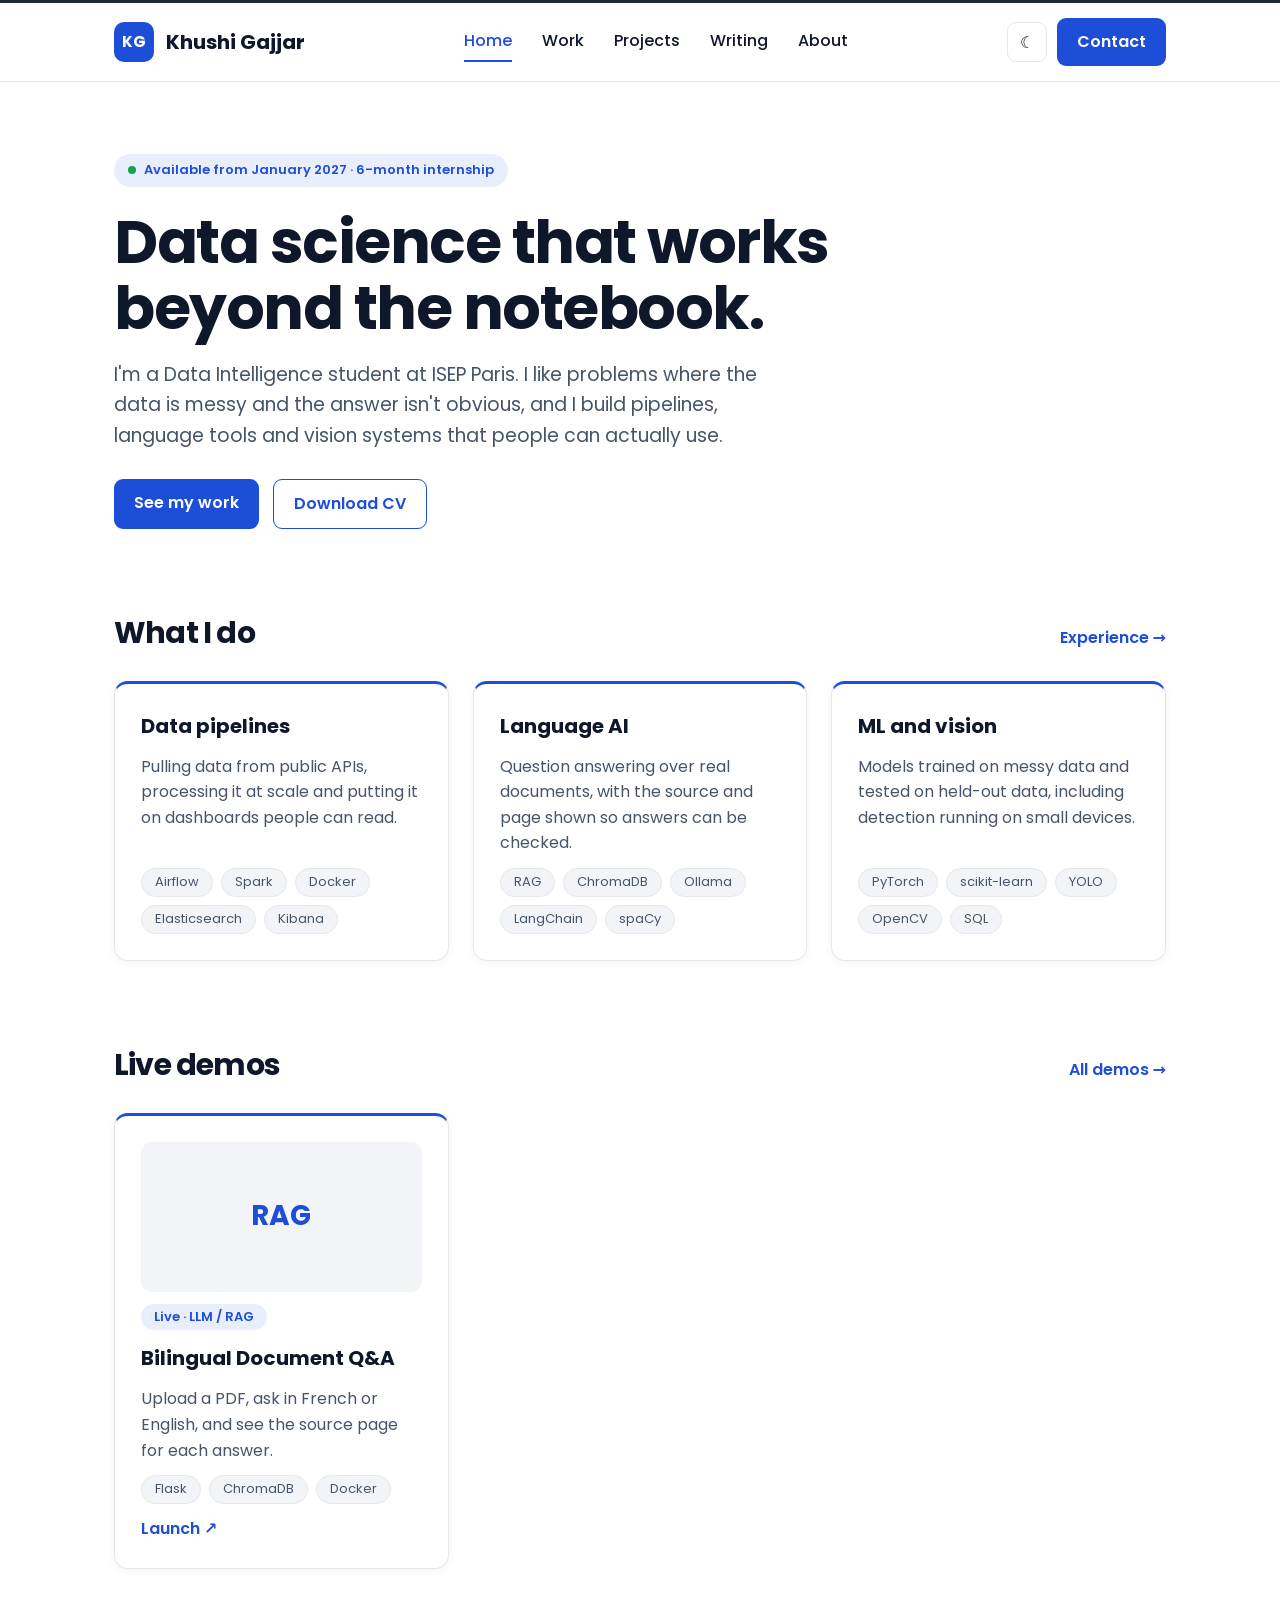
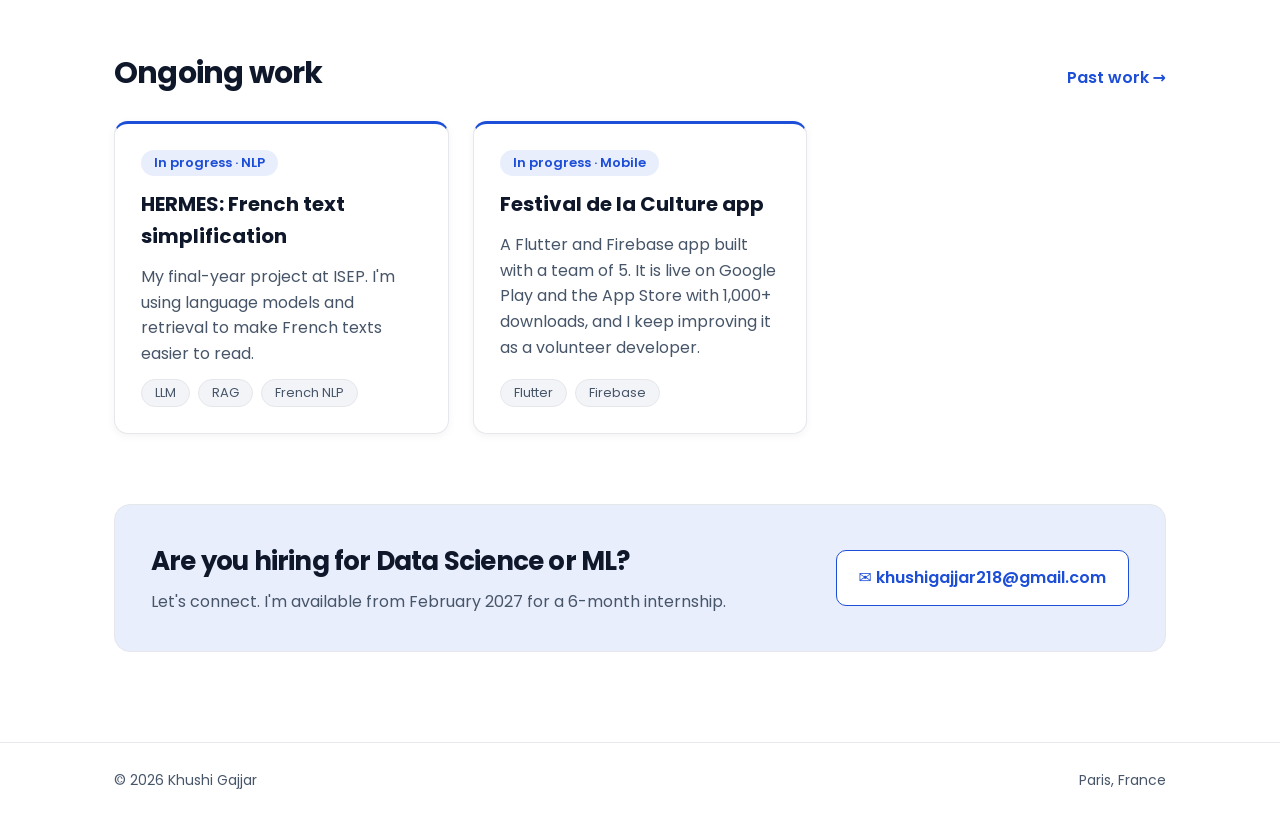
<file: index.html>
<!DOCTYPE html><html lang="en"><head><meta charset="UTF-8"><meta name="viewport" content="width=device-width,initial-scale=1"><title>Home | Khushi Gajjar</title><meta name="description" content="Khushi Gajjar, data science and AI student in Paris, building pipelines, RAG apps and edge vision systems."><link rel="preconnect" href="https://fonts.googleapis.com"><link rel="preconnect" href="https://fonts.gstatic.com" crossorigin><link href="https://fonts.googleapis.com/css2?family=Poppins:wght@400;500;600;700&display=swap" rel="stylesheet"><link rel="stylesheet" href="styles.css"></head><body>
<header><div class="wrap"><a class="brand" href="index.html"><span class="badge">KG</span>Khushi Gajjar</a><nav id="nav"><a href="index.html" class="on">Home</a><a href="work.html">Work</a><a href="projects.html">Projects</a><a href="writing.html">Writing</a><a href="about.html">About</a></nav><div class="tools"><button class="icon" id="theme" aria-label="Toggle dark mode"></button><a class="btn" href="about.html#contact">Contact</a><button class="icon menu" id="menu" aria-label="Menu" aria-expanded="false">☰</button></div></div></header>
<main><div class="wrap"><span class="avail">Available from January 2027 · 6-month internship</span>
<h1>Data science that works<br>beyond the notebook.</h1>
<p class="lede">I'm a Data Intelligence student at ISEP Paris. I like problems where the data is messy and the answer isn't obvious, and I build pipelines, language tools and vision systems that people can actually use.</p>
<div class="row"><a class="btn" href="work.html">See my work</a><a class="btn alt" href="CV_Khushi_Gajjar.pdf">Download CV</a></div>
<div class="head"><h2>What I do</h2><a href="about.html">Experience →</a></div>
<div class="grid">
<div class="card"><h3>Data pipelines</h3><p>Pulling data from public APIs, processing it at scale and putting it on dashboards people can read.</p><div class="tags"><span>Airflow</span><span>Spark</span><span>Docker</span><span>Elasticsearch</span><span>Kibana</span></div></div>
<div class="card"><h3>Language AI</h3><p>Question answering over real documents, with the source and page shown so answers can be checked.</p><div class="tags"><span>RAG</span><span>ChromaDB</span><span>Ollama</span><span>LangChain</span><span>spaCy</span></div></div>
<div class="card"><h3>ML and vision</h3><p>Models trained on messy data and tested on held-out data, including detection running on small devices.</p><div class="tags"><span>PyTorch</span><span>scikit-learn</span><span>YOLO</span><span>OpenCV</span><span>SQL</span></div></div></div><div class="head"><h2>Live demos</h2><a href="projects.html">All demos →</a></div>
<div class="grid"><div class="card"><div class="viz">RAG</div><span class="cat">Live · LLM / RAG</span><h3>Bilingual Document Q&amp;A</h3><p>Upload a PDF, ask in French or English, and see the source page for each answer.</p><div class="tags"><span>Flask</span><span>ChromaDB</span><span>Docker</span></div><a href="https://huggingface.co/spaces" target="_blank" rel="noreferrer" style="color:var(--blue);font-weight:600">Launch ↗</a></div></div>
<div class="head"><h2>Ongoing work</h2><a href="work.html">Past work →</a></div>
<div class="grid"><div class="card"><span class="cat">In progress · NLP</span><h3>HERMES: French text simplification</h3><p>My final-year project at ISEP. I'm using language models and retrieval to make French texts easier to read.</p><div class="tags"><span>LLM</span><span>RAG</span><span>French NLP</span></div></div>
<div class="card"><span class="cat">In progress · Mobile</span><h3>Festival de la Culture app</h3><p>A Flutter and Firebase app built with a team of 5. It is live on Google Play and the App Store with 1,000+ downloads, and I keep improving it as a volunteer developer.</p><div class="tags"><span>Flutter</span><span>Firebase</span></div></div></div>
<div class="hire"><div><h2>Are you hiring for Data Science or ML?</h2><p>Let's connect. I'm available from February 2027 for a 6-month internship.</p></div><a class="mail" href="mailto:khushigajjar218@gmail.com">✉ khushigajjar218@gmail.com</a></div></div></main>
<footer><div class="wrap"><span>© <span id="y"></span> Khushi Gajjar</span><span>Paris, France</span></div></footer><script src="script.js"></script></body></html>
</file>
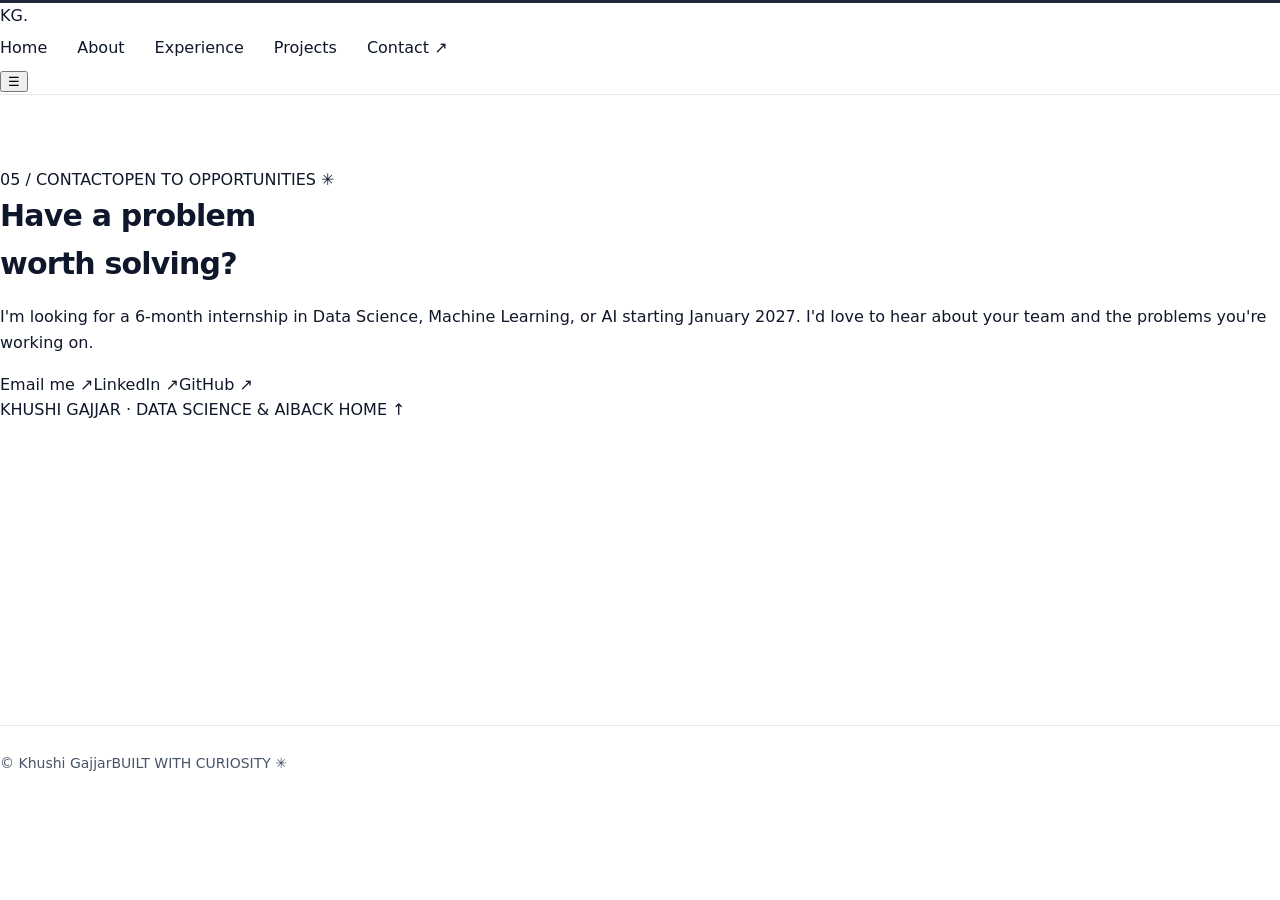
<file: contact.html>
<!DOCTYPE html>
<html lang="en">
<head>
  <meta charset="UTF-8" />
  <meta name="viewport" content="width=device-width, initial-scale=1.0" />
  <meta name="description" content="Khushi Gajjar — Data Science and AI portfolio. Machine learning, NLP, GenAI, and practical AI applications." />
  <meta name="theme-color" content="#f7f7f4" />
  <title>Khushi Gajjar | Contact</title>
  <link rel="preconnect" href="https://fonts.googleapis.com">
  <link rel="preconnect" href="https://fonts.gstatic.com" crossorigin>
  <link href="https://fonts.googleapis.com/css2?family=DM+Mono:wght@400;500&family=Manrope:wght@400;500;600;700;800&display=swap" rel="stylesheet">
  <link rel="stylesheet" href="styles.css" />
</head>
<body>
  <div class="page-shell">
    <header class="topbar">
      <a class="wordmark" href="index.html" aria-label="Khushi Gajjar home">KG<span>.</span></a>
      <nav class="nav" id="nav">
        <a href="index.html">Home</a>
        <a href="about.html">About</a>
        <a href="experience.html">Experience</a>
        <a href="projects.html">Projects</a>
        <a class="nav-contact active" href="contact.html">Contact <span>↗</span></a>
      </nav>
      <button class="menu-toggle" id="menuToggle" aria-label="Toggle navigation" aria-expanded="false">☰</button>
    </header>
    <main>
      <section class="contact-section" id="contact">
        <div class="contact-top"><span class="section-kicker">05 / CONTACT</span><span class="contact-stamp">OPEN TO OPPORTUNITIES <b>✳</b></span></div>
        <h2>Have a problem<br>worth <span class="serif-accent">solving?</span></h2>
        <p>I'm looking for a 6-month internship in Data Science, Machine Learning, or AI starting January 2027. I'd love to hear about your team and the problems you're working on.</p>
        <div class="contact-actions"><a class="button button-light" href="mailto:YOUR_EMAIL@example.com">Email me <span>↗</span></a><a class="contact-link" href="https://www.linkedin.com/" target="_blank" rel="noreferrer">LinkedIn ↗</a><a class="contact-link" href="https://github.com/" target="_blank" rel="noreferrer">GitHub ↗</a></div>
        <div class="contact-bottom"><span>KHUSHI GAJJAR · DATA SCIENCE & AI</span><a href="index.html">BACK HOME ↑</a></div>
      </section>
    </main>
    <footer><span>© <span id="year"></span> Khushi Gajjar</span><span>BUILT WITH CURIOSITY <b>✳</b></span></footer>
  </div>
  <script src="script.js"></script>
</body>
</html>
</file>
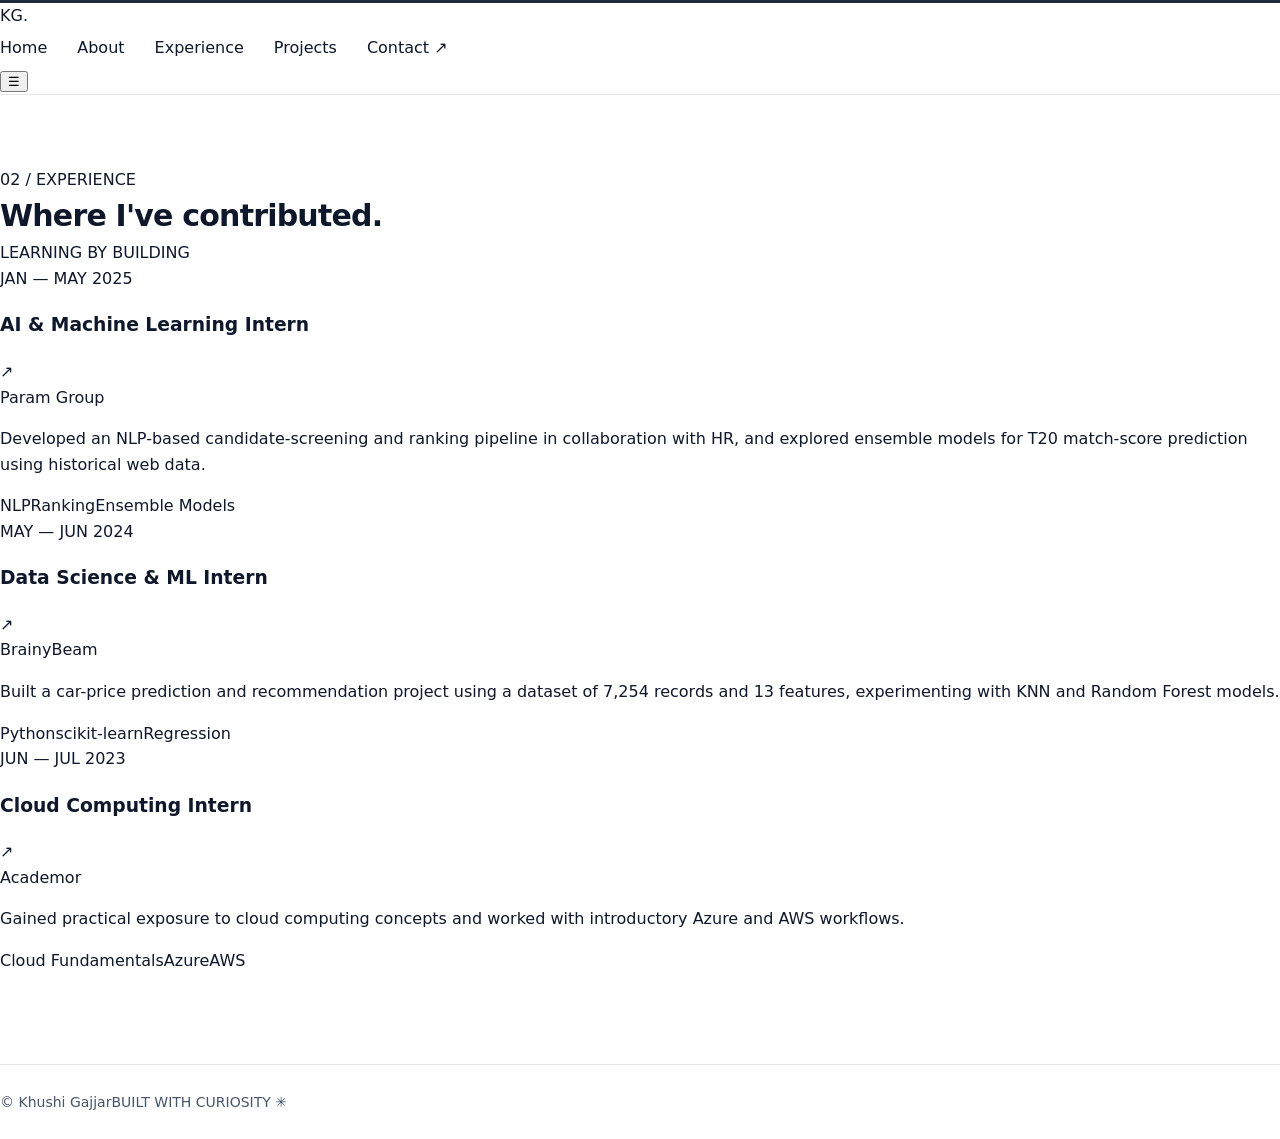
<file: experience.html>
<!DOCTYPE html>
<html lang="en">
<head>
  <meta charset="UTF-8" />
  <meta name="viewport" content="width=device-width, initial-scale=1.0" />
  <meta name="description" content="Khushi Gajjar — Data Science and AI portfolio. Machine learning, NLP, GenAI, and practical AI applications." />
  <meta name="theme-color" content="#f7f7f4" />
  <title>Khushi Gajjar | Experience</title>
  <link rel="preconnect" href="https://fonts.googleapis.com">
  <link rel="preconnect" href="https://fonts.gstatic.com" crossorigin>
  <link href="https://fonts.googleapis.com/css2?family=DM+Mono:wght@400;500&family=Manrope:wght@400;500;600;700;800&display=swap" rel="stylesheet">
  <link rel="stylesheet" href="styles.css" />
</head>
<body>
  <div class="page-shell">
    <header class="topbar">
      <a class="wordmark" href="index.html" aria-label="Khushi Gajjar home">KG<span>.</span></a>
      <nav class="nav" id="nav">
        <a href="index.html">Home</a>
        <a href="about.html">About</a>
        <a href="experience.html" class="active">Experience</a>
        <a href="projects.html">Projects</a>
        <a class="nav-contact" href="contact.html">Contact <span>↗</span></a>
      </nav>
      <button class="menu-toggle" id="menuToggle" aria-label="Toggle navigation" aria-expanded="false">☰</button>
    </header>
    <main>
      <section class="section experience-section" id="experience">
        <div class="section-heading row-heading">
          <div><span class="section-kicker">02 / EXPERIENCE</span><h2>Where I've <span class="serif-accent">contributed.</span></h2></div>
          <span class="side-note">LEARNING BY BUILDING</span>
        </div>
        <div class="timeline">
          <article class="timeline-item">
            <div class="timeline-date">JAN — MAY 2025</div>
            <div class="timeline-main">
              <div class="timeline-title"><h3>AI & Machine Learning Intern</h3><span class="timeline-arrow">↗</span></div>
              <div class="company">Param Group</div>
              <p>Developed an NLP-based candidate-screening and ranking pipeline in collaboration with HR, and explored ensemble models for T20 match-score prediction using historical web data.</p>
              <div class="tag-row"><span>NLP</span><span>Ranking</span><span>Ensemble Models</span></div>
            </div>
          </article>
          <article class="timeline-item">
            <div class="timeline-date">MAY — JUN 2024</div>
            <div class="timeline-main">
              <div class="timeline-title"><h3>Data Science & ML Intern</h3><span class="timeline-arrow">↗</span></div>
              <div class="company">BrainyBeam</div>
              <p>Built a car-price prediction and recommendation project using a dataset of 7,254 records and 13 features, experimenting with KNN and Random Forest models.</p>
              <div class="tag-row"><span>Python</span><span>scikit-learn</span><span>Regression</span></div>
            </div>
          </article>
          <article class="timeline-item">
            <div class="timeline-date">JUN — JUL 2023</div>
            <div class="timeline-main">
              <div class="timeline-title"><h3>Cloud Computing Intern</h3><span class="timeline-arrow">↗</span></div>
              <div class="company">Academor</div>
              <p>Gained practical exposure to cloud computing concepts and worked with introductory Azure and AWS workflows.</p>
              <div class="tag-row"><span>Cloud Fundamentals</span><span>Azure</span><span>AWS</span></div>
            </div>
          </article>
        </div>
      </section>
    </main>
    <footer><span>© <span id="year"></span> Khushi Gajjar</span><span>BUILT WITH CURIOSITY <b>✳</b></span></footer>
  </div>
  <script src="script.js"></script>
</body>
</html>
</file>
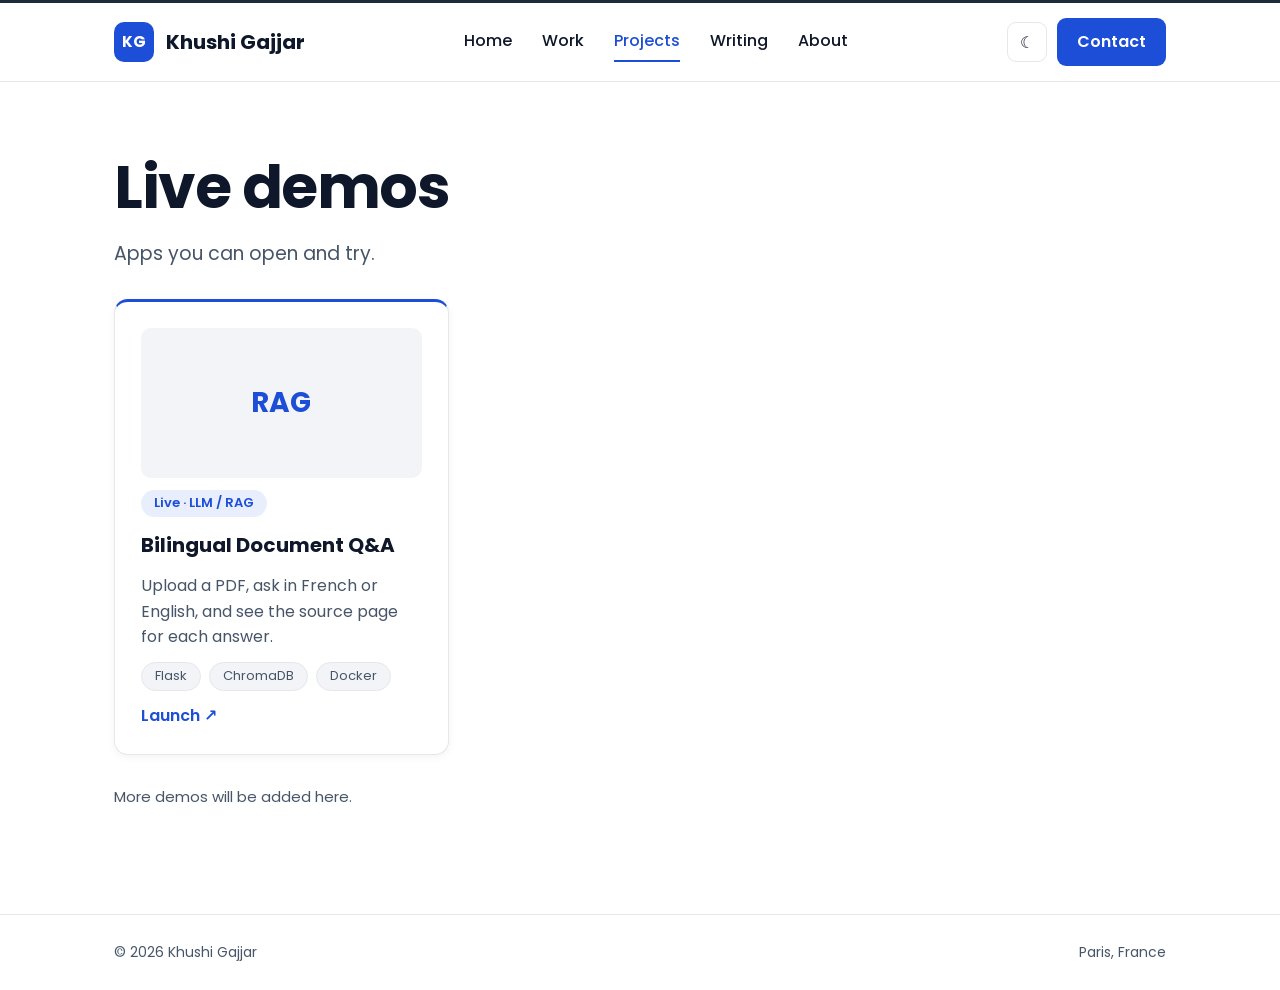
<file: projects.html>
<!DOCTYPE html><html lang="en"><head><meta charset="UTF-8"><meta name="viewport" content="width=device-width,initial-scale=1"><title>Projects | Khushi Gajjar</title><meta name="description" content="Khushi Gajjar, data science and AI student in Paris, building pipelines, RAG apps and edge vision systems."><link rel="preconnect" href="https://fonts.googleapis.com"><link rel="preconnect" href="https://fonts.gstatic.com" crossorigin><link href="https://fonts.googleapis.com/css2?family=Poppins:wght@400;500;600;700&display=swap" rel="stylesheet"><link rel="stylesheet" href="styles.css"></head><body>
<header><div class="wrap"><a class="brand" href="index.html"><span class="badge">KG</span>Khushi Gajjar</a><nav id="nav"><a href="index.html">Home</a><a href="work.html">Work</a><a href="projects.html" class="on">Projects</a><a href="writing.html">Writing</a><a href="about.html">About</a></nav><div class="tools"><button class="icon" id="theme" aria-label="Toggle dark mode"></button><a class="btn" href="about.html#contact">Contact</a><button class="icon menu" id="menu" aria-label="Menu" aria-expanded="false">☰</button></div></div></header>
<main><div class="wrap"><h1>Live demos</h1><p class="lede">Apps you can open and try.</p><div class="grid demo"><div class="card"><div class="viz">RAG</div><span class="cat">Live · LLM / RAG</span><h3>Bilingual Document Q&amp;A</h3><p>Upload a PDF, ask in French or English, and see the source page for each answer.</p><div class="tags"><span>Flask</span><span>ChromaDB</span><span>Docker</span></div><a href="https://huggingface.co/spaces" target="_blank" rel="noreferrer" style="color:var(--blue);font-weight:600">Launch ↗</a></div></div>
<p class="lede" style="font-size:15px;margin-top:30px">More demos will be added here.</p></div></main>
<footer><div class="wrap"><span>© <span id="y"></span> Khushi Gajjar</span><span>Paris, France</span></div></footer><script src="script.js"></script></body></html>
</file>
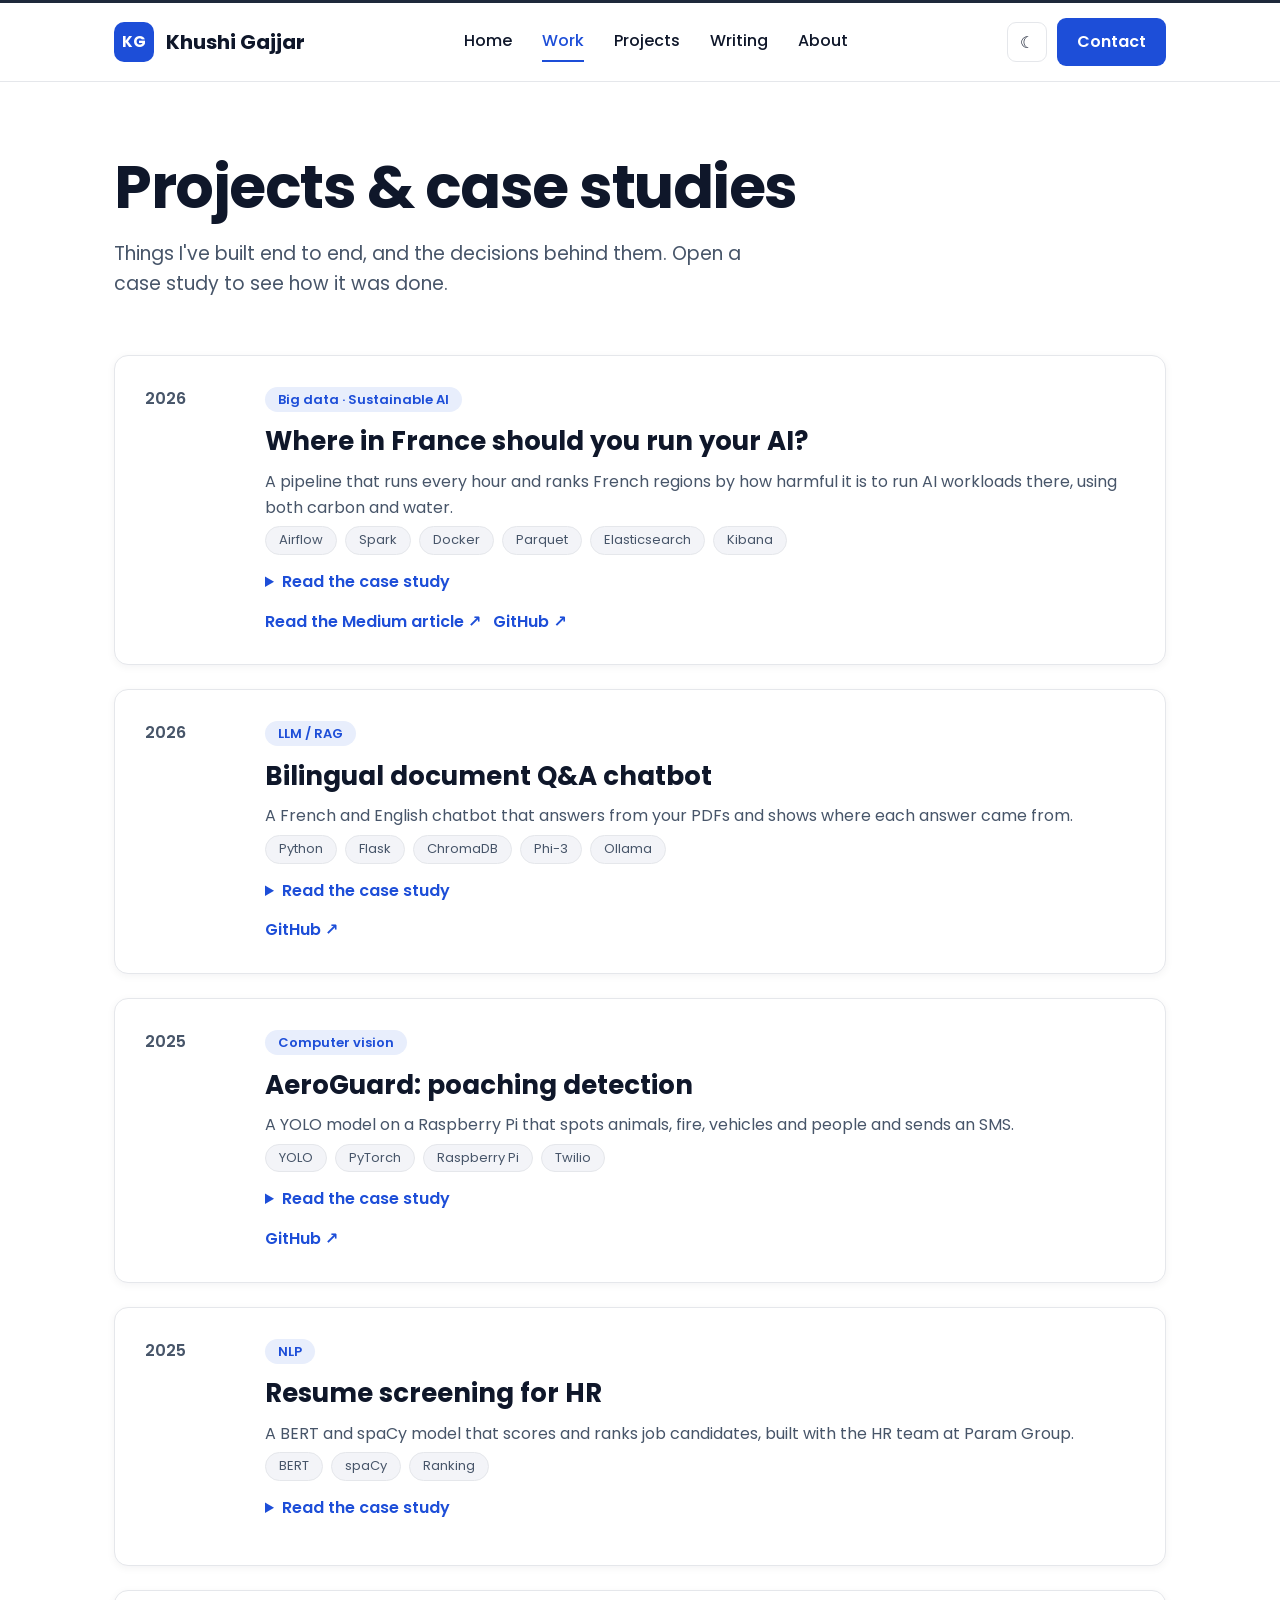
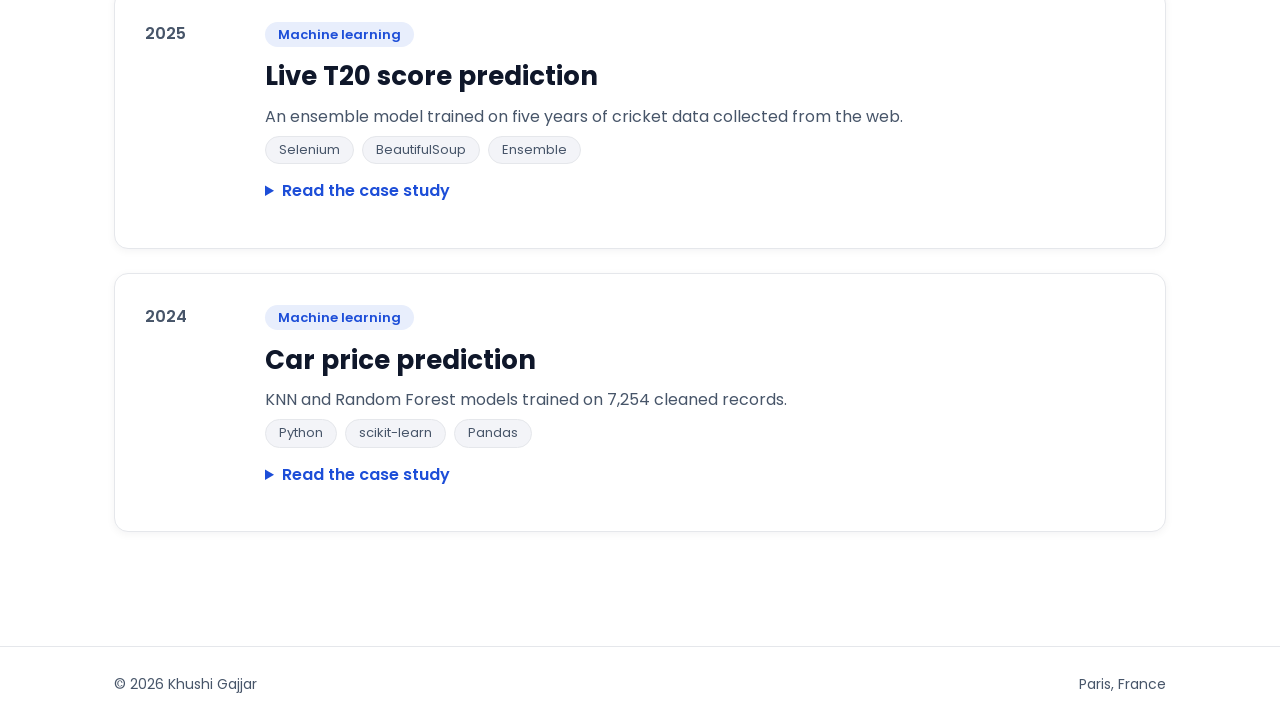
<file: work.html>
<!DOCTYPE html><html lang="en"><head><meta charset="UTF-8"><meta name="viewport" content="width=device-width,initial-scale=1"><title>Work | Khushi Gajjar</title><meta name="description" content="Khushi Gajjar, data science and AI student in Paris, building pipelines, RAG apps and edge vision systems."><link rel="preconnect" href="https://fonts.googleapis.com"><link rel="preconnect" href="https://fonts.gstatic.com" crossorigin><link href="https://fonts.googleapis.com/css2?family=Poppins:wght@400;500;600;700&display=swap" rel="stylesheet"><link rel="stylesheet" href="styles.css"></head><body>
<header><div class="wrap"><a class="brand" href="index.html"><span class="badge">KG</span>Khushi Gajjar</a><nav id="nav"><a href="index.html">Home</a><a href="work.html" class="on">Work</a><a href="projects.html">Projects</a><a href="writing.html">Writing</a><a href="about.html">About</a></nav><div class="tools"><button class="icon" id="theme" aria-label="Toggle dark mode"></button><a class="btn" href="about.html#contact">Contact</a><button class="icon menu" id="menu" aria-label="Menu" aria-expanded="false">☰</button></div></div></header>
<main><div class="wrap"><h1>Projects &amp; case studies</h1><p class="lede">Things I've built end to end, and the decisions behind them. Open a case study to see how it was done.</p><div style="height:36px"></div>
<article class="case"><div class="yr">2026</div><div><span class="cat">Big data · Sustainable AI</span><h3>Where in France should you run your AI?</h3><p>A pipeline that runs every hour and ranks French regions by how harmful it is to run AI workloads there, using both carbon and water.</p><div class="tags"><span>Airflow</span><span>Spark</span><span>Docker</span><span>Parquet</span><span>Elasticsearch</span><span>Kibana</span></div><details><summary>Read the case study</summary>
<p><b>The problem.</b> Data centres use electricity, and they also use a lot of water for cooling. France's grid is clean everywhere, so electricity data alone cannot tell two regions apart. Water stress changes by region and by season.</p>
<p><b>The data.</b> Two live APIs. Electricity Maps gives the carbon intensity of the French grid every hour (typically 14–19 gCO₂/kWh, against 400+ in Germany or Poland). Hub'eau, the official French hydrology platform, gives river flow in litres per second at 5 gauging stations, one per region, which I used as a proxy for water availability.</p>
<p><b>The architecture.</b> A 7-task Airflow DAG, run in Docker, moves data through four datalake layers: raw, formatted, usage and exposition. Spark turns the raw JSON into Parquet, computes the scores, and loads them into Elasticsearch for Kibana dashboards.</p>
<p><b>The Sustainability Guardrail.</b> A score that combines an energy stress (carbon intensity against France's historical average) with a water stress (river flow against thresholds from research on ecological minimum flows).</p>
<p><b>Result.</b> The Garonne near Bordeaux flows at over 20,000 L/s, about 17 times more than the rivers monitored near Paris or Lyon, which flips the regional ranking. Nouvelle-Aquitaine and Occitanie come out as better places for water-cooled data centres than the Paris basin. Because the pipeline runs hourly, the ranking can change, for example in a dry summer.</p></details><a class="lnk" href="https://medium.com/" target="_blank" rel="noreferrer">Read the Medium article ↗</a> &nbsp; <a class="lnk" href="https://github.com/khushigajjar" target="_blank" rel="noreferrer">GitHub ↗</a></div></article>
<article class="case"><div class="yr">2026</div><div><span class="cat">LLM / RAG</span><h3>Bilingual document Q&amp;A chatbot</h3><p>A French and English chatbot that answers from your PDFs and shows where each answer came from.</p><div class="tags"><span>Python</span><span>Flask</span><span>ChromaDB</span><span>Phi-3</span><span>Ollama</span></div><details><summary>Read the case study</summary><p><b>The problem.</b> Chatbots can sound sure and still be wrong. For documents, people need to check the answer against the page.</p><p><b>What I built.</b> Python and Flask app using Sentence-Transformers and ChromaDB to find passages, with a local Phi-3 model through Ollama writing the answer. Each answer returns the source file and page. Users can upload new PDFs without rebuilding the app.</p><p><b>Result.</b> Answers take about 3 seconds. There is a live demo on Hugging Face Spaces, and the Flask API runs in Docker.</p></details><a class="lnk" href="https://github.com/khushigajjar" target="_blank" rel="noreferrer">GitHub ↗</a></div></article>
<article class="case"><div class="yr">2025</div><div><span class="cat">Computer vision</span><h3>AeroGuard: poaching detection</h3><p>A YOLO model on a Raspberry Pi that spots animals, fire, vehicles and people and sends an SMS.</p><div class="tags"><span>YOLO</span><span>PyTorch</span><span>Raspberry Pi</span><span>Twilio</span></div><details><summary>Read the case study</summary><p><b>The problem.</b> Remote areas need fast warnings, and there is no powerful server nearby to run detection.</p><p><b>What I built.</b> A YOLO/PyTorch detector running on a Raspberry Pi 4, connected to Twilio so a detection triggers a text message.</p><p><b>Result.</b> 92% mAP, with SMS alerts sent in under 2 seconds.</p></details><a class="lnk" href="https://github.com/khushigajjar" target="_blank" rel="noreferrer">GitHub ↗</a></div></article>
<article class="case"><div class="yr">2025</div><div><span class="cat">NLP</span><h3>Resume screening for HR</h3><p>A BERT and spaCy model that scores and ranks job candidates, built with the HR team at Param Group.</p><div class="tags"><span>BERT</span><span>spaCy</span><span>Ranking</span></div><details><summary>Read the case study</summary><p><b>The problem.</b> HR had many resumes to read, and a score is only useful if people know how it was made.</p><p><b>What I built.</b> A BERT/spaCy model that scores and ranks candidates from resume data. I then walked HR through how the scores are produced and where they should not be trusted.</p><p><b>Result.</b> HR received a ranking they could understand and question.</p></details></div></article>
<article class="case"><div class="yr">2025</div><div><span class="cat">Machine learning</span><h3>Live T20 score prediction</h3><p>An ensemble model trained on five years of cricket data collected from the web.</p><div class="tags"><span>Selenium</span><span>BeautifulSoup</span><span>Ensemble</span></div><details><summary>Read the case study</summary><p><b>The problem.</b> The data came from inconsistent web sources, so it had to be cleaned before any model could learn from it.</p><p><b>What I built.</b> Scraped with Selenium and BeautifulSoup, cleaned a five-year dataset, built features, and trained an ensemble model.</p><p><b>Result.</b> 89% accuracy for live score prediction.</p></details></div></article>
<article class="case"><div class="yr">2024</div><div><span class="cat">Machine learning</span><h3>Car price prediction</h3><p>KNN and Random Forest models trained on 7,254 cleaned records.</p><div class="tags"><span>Python</span><span>scikit-learn</span><span>Pandas</span></div><details><summary>Read the case study</summary><p><b>The problem.</b> Raw listing data was inconsistent, so prices could not be predicted reliably.</p><p><b>What I built.</b> Cleaned 7,254 raw records, built 13 features, and compared KNN with Random Forest.</p><p><b>Result.</b> R² of 0.92 on held-out data.</p></details></div></article></div></main>
<footer><div class="wrap"><span>© <span id="y"></span> Khushi Gajjar</span><span>Paris, France</span></div></footer><script src="script.js"></script></body></html>
</file>
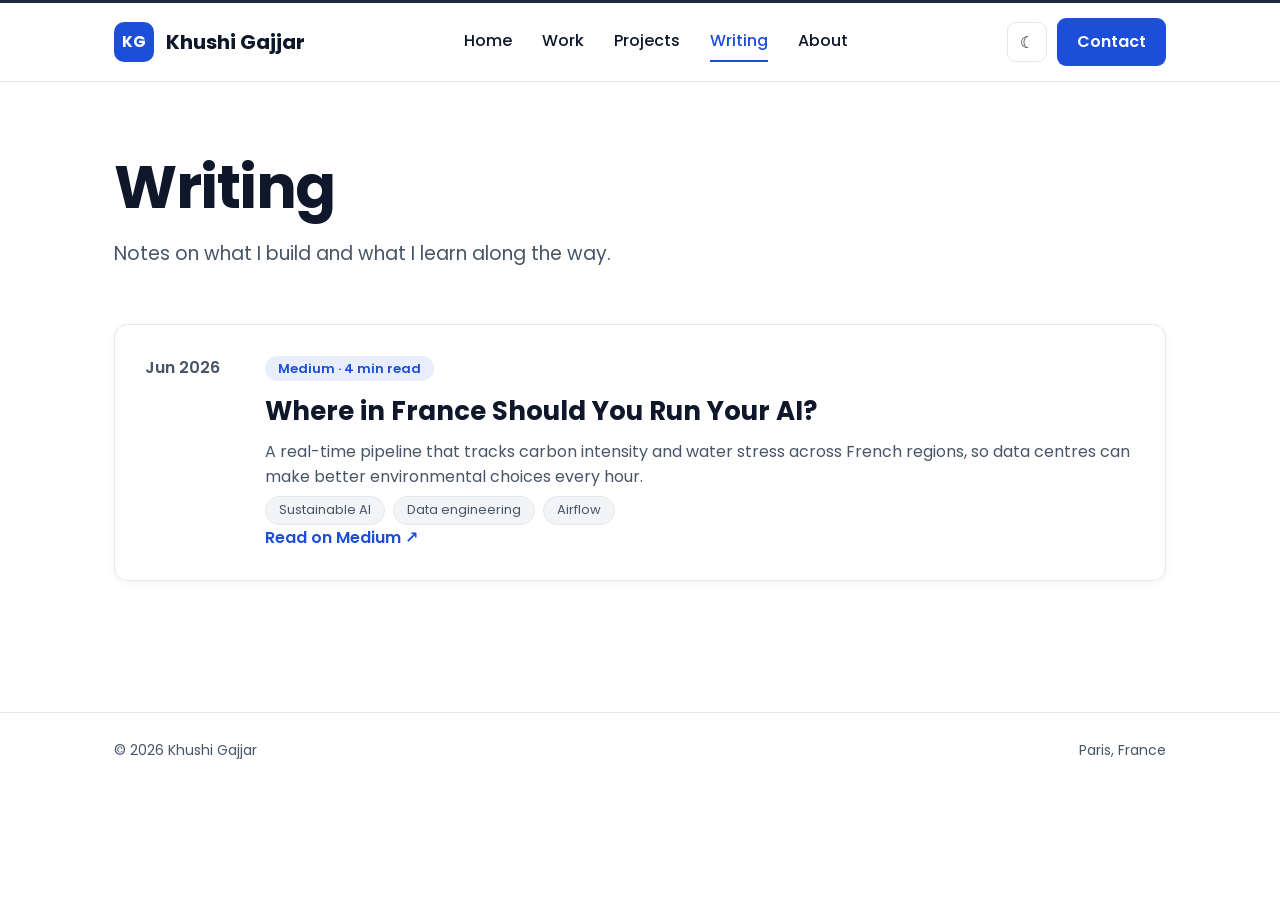
<file: writing.html>
<!DOCTYPE html><html lang="en"><head><meta charset="UTF-8"><meta name="viewport" content="width=device-width,initial-scale=1"><title>Writing | Khushi Gajjar</title><meta name="description" content="Khushi Gajjar, data science and AI student in Paris, building pipelines, RAG apps and edge vision systems."><link rel="preconnect" href="https://fonts.googleapis.com"><link rel="preconnect" href="https://fonts.gstatic.com" crossorigin><link href="https://fonts.googleapis.com/css2?family=Poppins:wght@400;500;600;700&display=swap" rel="stylesheet"><link rel="stylesheet" href="styles.css"></head><body>
<header><div class="wrap"><a class="brand" href="index.html"><span class="badge">KG</span>Khushi Gajjar</a><nav id="nav"><a href="index.html">Home</a><a href="work.html">Work</a><a href="projects.html">Projects</a><a href="writing.html" class="on">Writing</a><a href="about.html">About</a></nav><div class="tools"><button class="icon" id="theme" aria-label="Toggle dark mode"></button><a class="btn" href="about.html#contact">Contact</a><button class="icon menu" id="menu" aria-label="Menu" aria-expanded="false">☰</button></div></div></header>
<main><div class="wrap"><h1>Writing</h1><p class="lede">Notes on what I build and what I learn along the way.</p><div style="height:36px"></div>
<article class="case"><div class="yr">Jun 2026</div><div><span class="cat">Medium · 4 min read</span><h3>Where in France Should You Run Your AI?</h3><p>A real-time pipeline that tracks carbon intensity and water stress across French regions, so data centres can make better environmental choices every hour.</p><div class="tags"><span>Sustainable AI</span><span>Data engineering</span><span>Airflow</span></div><a class="lnk" href="https://medium.com/" target="_blank" rel="noreferrer">Read on Medium ↗</a></div></article></div></main>
<footer><div class="wrap"><span>© <span id="y"></span> Khushi Gajjar</span><span>Paris, France</span></div></footer><script src="script.js"></script></body></html>
</file>
<file: styles.css>
:root{--bg:#fff;--card:#fff;--ink:#0f172a;--mut:#475569;--line:#e5e7eb;--pill:#f3f4f8;--blue:#1d4ed8;--soft:#e8eefc}
[data-theme=dark]{--bg:#0b1020;--card:#121933;--ink:#f1f5f9;--mut:#a5b0c5;--line:#222c4d;--pill:#1a2342;--blue:#6d93ff;--soft:#1b2750}
*{box-sizing:border-box}html{scroll-behavior:smooth}
body{margin:0;background:var(--bg);color:var(--ink);font:16px/1.6 Poppins,system-ui,sans-serif;border-top:3px solid #1e293b}
a{color:inherit;text-decoration:none}.wrap{max-width:1100px;margin:auto;padding:0 24px}
header{border-bottom:1px solid var(--line)}header .wrap{display:flex;align-items:center;justify-content:space-between;height:78px;gap:16px}
.brand{display:flex;align-items:center;gap:12px;font-weight:700;font-size:20px}.badge{background:var(--blue);color:#fff;border-radius:10px;width:40px;height:40px;display:grid;place-items:center;font-size:15px}
nav{display:flex;gap:30px;font-weight:500}nav a{padding:6px 0;border-bottom:2px solid transparent}nav a.on{color:var(--blue);border-color:var(--blue)}
.tools{display:flex;gap:10px;align-items:center}.icon{width:40px;height:40px;border:1px solid var(--line);background:var(--card);color:var(--ink);border-radius:9px;cursor:pointer;font-size:16px}
.btn{background:var(--blue);color:#fff;padding:11px 20px;border-radius:9px;font-weight:600}.btn.alt{background:none;color:var(--blue);border:1px solid var(--blue)}
.menu{display:none}
main{min-height:70vh;padding:72px 0 90px}h1{font-size:clamp(34px,5.5vw,60px);line-height:1.1;margin:0 0 18px;letter-spacing:-1.5px}
h2{font-size:30px;margin:0;letter-spacing:-.8px}.lede{color:var(--mut);font-size:19px;max-width:660px}
.avail{display:inline-flex;gap:8px;align-items:center;background:var(--soft);color:var(--blue);padding:6px 14px;border-radius:99px;font-size:13px;font-weight:600;margin-bottom:22px}.avail:before{content:"";width:8px;height:8px;border-radius:50%;background:#16a34a}
.row{display:flex;gap:14px;flex-wrap:wrap;margin-top:28px}
.head{display:flex;justify-content:space-between;align-items:baseline;margin:80px 0 24px}.head a{color:var(--blue);font-weight:600}
.grid{display:grid;grid-template-columns:repeat(3,1fr);gap:24px}
.card{background:var(--card);border:1px solid var(--line);border-top:3px solid var(--blue);border-radius:14px;padding:26px;box-shadow:0 2px 8px rgba(15,23,42,.05);display:flex;flex-direction:column;gap:12px}
.card h3{margin:0;font-size:20px}.card p{margin:0;color:var(--mut)}.tags{display:flex;flex-wrap:wrap;gap:8px;margin-top:auto}
.tags span,.cat{background:var(--pill);border:1px solid var(--line);padding:3px 13px;border-radius:99px;font-size:13px;color:var(--mut)}.cat{background:var(--soft);color:var(--blue);border:0;font-weight:600;width:fit-content}
.case{display:grid;grid-template-columns:100px 1fr;gap:20px;border-top:3px solid var(--line);margin-bottom:24px}.case{border:1px solid var(--line);border-radius:14px;padding:30px;background:var(--card);box-shadow:0 2px 8px rgba(15,23,42,.05)}
.case .yr{font-weight:600;color:var(--mut)}.case h3{font-size:26px;margin:10px 0 6px}.case p{color:var(--mut);margin:6px 0}.case b{color:var(--ink)}
details{margin:14px 0}summary{cursor:pointer;color:var(--blue);font-weight:600}.case a.lnk{color:var(--blue);font-weight:600}
.split{display:grid;grid-template-columns:1fr 1fr;gap:40px}.tl{border-left:2px solid var(--line);padding-left:22px}.tl div{margin-bottom:22px}.tl small{color:var(--mut)}.tl p{margin:4px 0;color:var(--mut)}
.demo{margin-top:30px}.demo .viz{background:var(--pill);border-radius:10px;height:150px;display:grid;place-items:center;color:var(--blue);font-weight:700;font-size:28px}
footer{border-top:1px solid var(--line);padding:26px 0;color:var(--mut);font-size:14px}footer .wrap{display:flex;justify-content:space-between}
:focus-visible{outline:2px solid var(--blue);outline-offset:3px}
@media(max-width:800px){.grid,.split{grid-template-columns:1fr}.case{grid-template-columns:1fr;gap:4px}.menu{display:block}nav{display:none;position:absolute;top:81px;left:0;right:0;background:var(--bg);flex-direction:column;padding:20px 24px;border-bottom:1px solid var(--line);gap:14px;z-index:5}nav.open{display:flex}.tools .btn{display:none}header{position:relative}}
.viz{background:var(--pill);border-radius:10px;height:150px;display:grid;place-items:center;color:var(--blue);font-weight:700;font-size:28px}
.hire{margin-top:80px;background:var(--soft);border:1px solid var(--line);border-radius:16px;padding:36px;display:flex;justify-content:space-between;align-items:center;gap:24px;flex-wrap:wrap}.hire h2{font-size:26px}.hire p{margin:6px 0 0;color:var(--mut)}
.mail{background:var(--card);border:1px solid var(--blue);color:var(--blue);padding:14px 22px;border-radius:10px;font-weight:600;word-break:break-all}.mail:hover{background:var(--blue);color:#fff}
.atop{display:grid;grid-template-columns:1.25fr 1fr;gap:56px;align-items:start;margin-top:28px}.para{color:var(--mut);margin:0 0 16px}
.photo{position:relative;aspect-ratio:4/5;border-radius:16px;overflow:hidden;background:var(--soft);display:grid;place-items:center;color:var(--blue);font-size:56px;font-weight:700;border:1px solid var(--line)}.photo img{position:absolute;inset:0;width:100%;height:100%;object-fit:cover}
.box{margin-top:20px;border:1px solid var(--line);border-top:3px solid var(--blue);border-radius:14px;padding:22px;background:var(--card)}.box h3{margin:0 0 14px;font-size:18px}.box .tags{margin:0}
.sec{margin:64px 0 8px;font-size:28px}.line{display:grid;grid-template-columns:190px 1fr;gap:24px;padding:20px 0;border-bottom:1px solid var(--line)}.line:first-of-type{border-top:0}.line.c{grid-template-columns:1fr auto;align-items:center}.ld{color:var(--mut);font-weight:500}.line p{margin:4px 0 0;color:var(--mut)}.line .lnk{color:var(--blue);font-weight:600}.hire{margin-top:70px}
@media(max-width:800px){.atop{grid-template-columns:1fr;gap:32px}.line{grid-template-columns:1fr;gap:4px}.line.c{grid-template-columns:1fr}}
</file>
